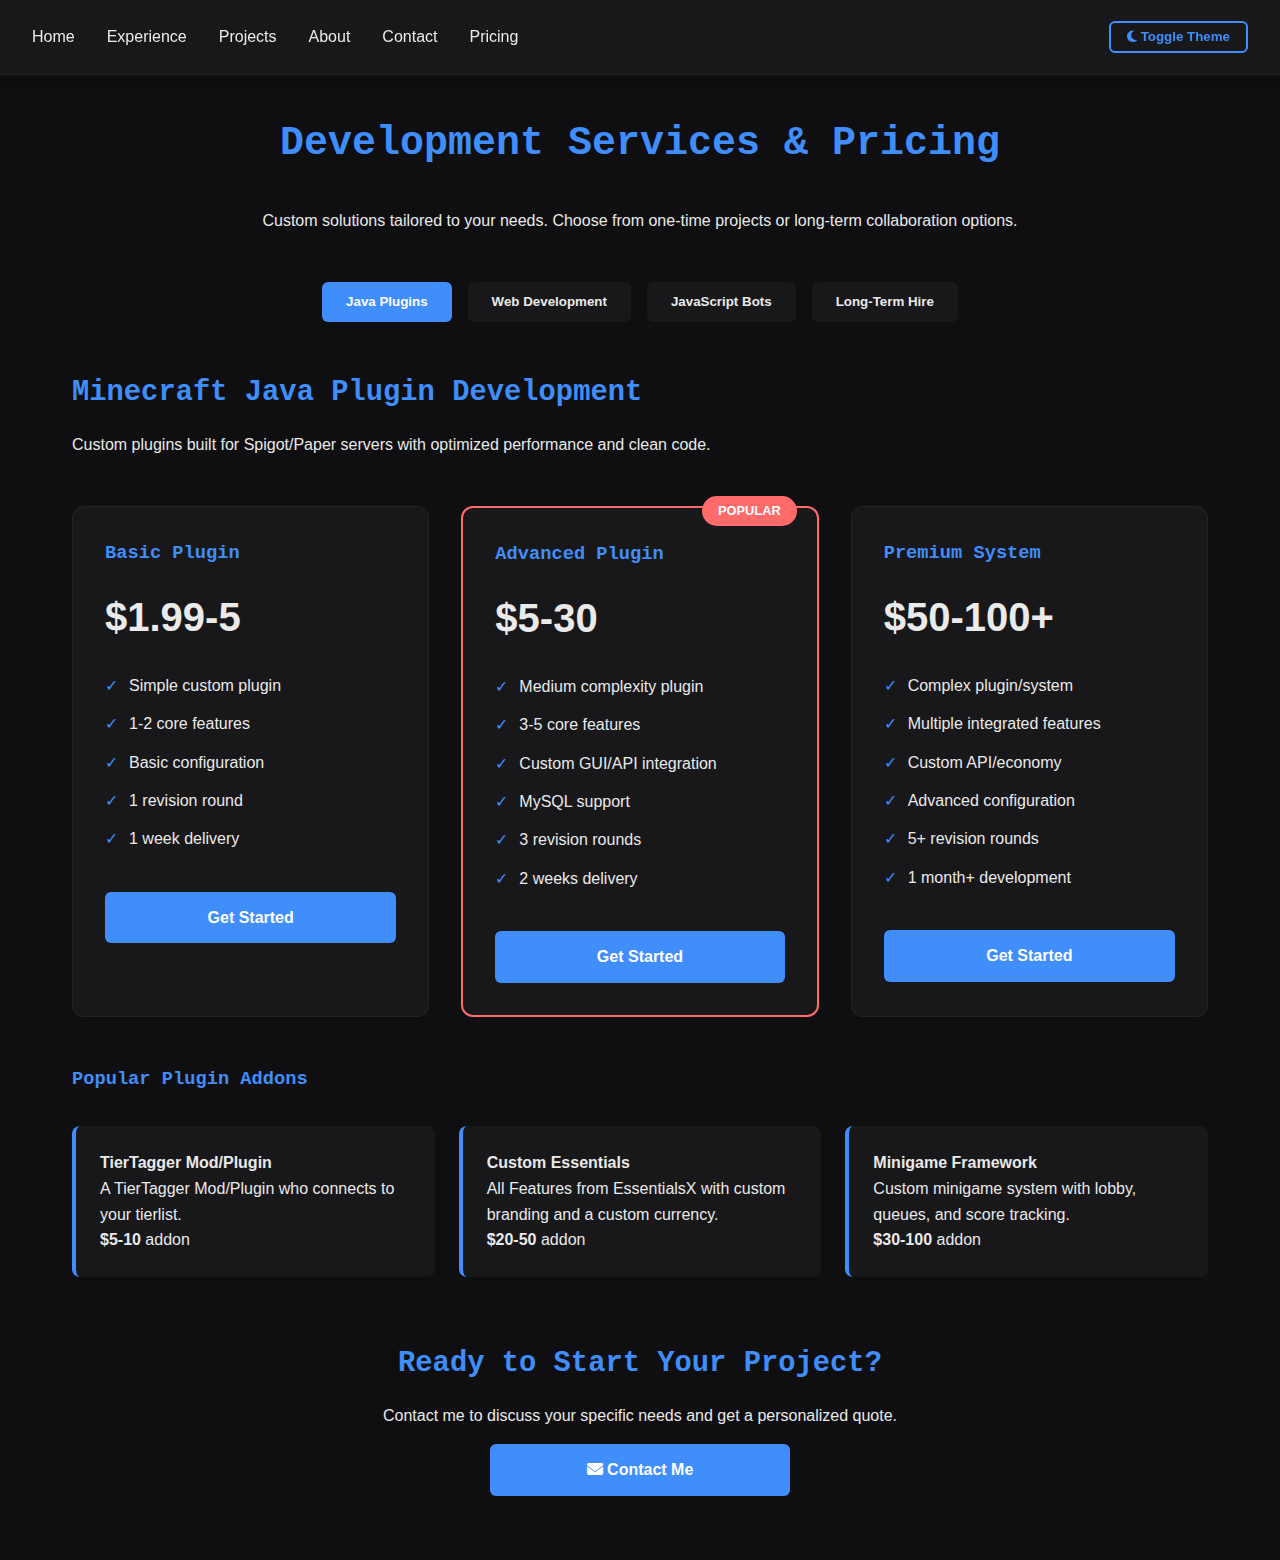
<file: pricing.html>
<!DOCTYPE html>
<html lang="en" data-theme="dark">
<head>
  <meta charset="UTF-8">
  <meta name="viewport" content="width=device-width, initial-scale=1.0">
  <title>Pricing | Bram's Development Services</title>
  <link rel="icon" type="image/png" href="favicon.png">
  <link rel="stylesheet" href="https://cdnjs.cloudflare.com/ajax/libs/font-awesome/6.4.0/css/all.min.css">
  <style>
    :root {
      --bg-dark: #0f0f11;
      --panel-dark: #18181b;
      --text-dark: #eaeaea;
      --bg-light: #ffffff;
      --panel-light: #f5f5f5;
      --text-light: #1f1f1f;
      --accent: #3f8efc;
      --accent-hover: #2d7ae6;
      --popular: #ff6b6b;
    }

    [data-theme="dark"] {
      --bg: var(--bg-dark);
      --panel: var(--panel-dark);
      --text: var(--text-dark);
    }

    [data-theme="light"] {
      --bg: var(--bg-light);
      --panel: var(--panel-light);
      --text: var(--text-light);
    }

    * {
      margin: 0;
      padding: 0;
      box-sizing: border-box;
      scroll-behavior: smooth;
    }

    body {
      background-color: var(--bg);
      color: var(--text);
      font-family: 'Inter', sans-serif;
      line-height: 1.6;
    }

    /* Navigation - matches your main site */
    nav {
      position: fixed;
      width: 100%;
      top: 0;
      background-color: var(--panel);
      padding: 1rem 2rem;
      display: flex;
      justify-content: space-between;
      align-items: center;
      z-index: 999;
      border-bottom: 1px solid rgba(138, 138, 138, 0.1);
      box-shadow: 0 2px 10px rgba(0, 0, 0, 0.1);
    }

    .nav-links {
      display: flex;
      gap: 2rem;
    }

    nav a {
      color: var(--text);
      text-decoration: none;
      font-weight: 500;
      transition: color 0.3s ease;
      position: relative;
      padding: 0.5rem 0;
    }

    nav a::after {
      content: '';
      position: absolute;
      bottom: 0;
      left: 0;
      width: 0;
      height: 2px;
      background-color: var(--accent);
      transition: width 0.3s ease;
    }

    nav a:hover::after {
      width: 100%;
    }

    nav a:hover {
      color: var(--accent);
    }

    .theme-toggle {
      background: none;
      border: 2px solid var(--accent);
      color: var(--accent);
      padding: 0.4rem 1rem;
      border-radius: 6px;
      cursor: pointer;
      font-weight: 600;
      transition: all 0.3s ease;
    }

    .theme-toggle:hover {
      background-color: var(--accent);
      color: white;
    }

    /* Main Content */
    main {
      padding: 7rem 2rem 3rem;
      max-width: 1200px;
      margin: 0 auto;
    }

    h1, h2, h3 {
      font-family: 'JetBrains Mono', monospace;
      font-weight: 700;
      color: var(--accent);
      margin-bottom: 1rem;
    }

    h1 {
      font-size: 2.5rem;
      text-align: center;
      margin-bottom: 2rem;
    }

    h2 {
      font-size: 1.8rem;
      margin-top: 3rem;
    }

    .pricing-intro {
      text-align: center;
      max-width: 800px;
      margin: 0 auto 3rem;
    }

    /* Pricing Tabs */
    .pricing-tabs {
      display: flex;
      justify-content: center;
      margin-bottom: 2rem;
      flex-wrap: wrap;
      gap: 1rem;
    }

    .tab-btn {
      padding: 0.8rem 1.5rem;
      background: var(--panel);
      border: none;
      border-radius: 6px;
      cursor: pointer;
      font-weight: 600;
      transition: all 0.3s ease;
      color: var(--text);
    }

    .tab-btn.active {
      background: var(--accent);
      color: white;
    }

    .tab-content {
      display: none;
    }

    .tab-content.active {
      display: block;
      animation: fadeIn 0.5s ease;
    }

    /* Pricing Cards */
    .pricing-grid {
      display: grid;
      grid-template-columns: repeat(auto-fit, minmax(300px, 1fr));
      gap: 2rem;
      margin: 3rem 0;
    }

    .pricing-card {
      background: var(--panel);
      border-radius: 12px;
      padding: 2rem;
      position: relative;
      transition: transform 0.3s ease, box-shadow 0.3s ease;
      border: 1px solid rgba(138, 138, 138, 0.1);
    }

    .pricing-card:hover {
      transform: translateY(-5px);
      box-shadow: 0 10px 25px rgba(0, 0, 0, 0.2);
    }

    .pricing-card.popular {
      border: 2px solid var(--popular);
    }

    .popular-tag {
      position: absolute;
      top: -12px;
      right: 20px;
      background: var(--popular);
      color: white;
      padding: 0.3rem 1rem;
      border-radius: 20px;
      font-size: 0.8rem;
      font-weight: bold;
    }

    .price {
      font-size: 2.5rem;
      font-weight: bold;
      margin: 1rem 0;
    }

    .price span {
      font-size: 1rem;
      font-weight: normal;
      opacity: 0.8;
    }

    .features-list {
      list-style: none;
      margin: 1.5rem 0;
    }

    .features-list li {
      margin: 0.8rem 0;
      padding-left: 1.5rem;
      position: relative;
    }

    .features-list li:before {
      content: "✓";
      position: absolute;
      left: 0;
      color: var(--accent);
    }

    .btn {
      display: inline-block;
      width: 100%;
      text-align: center;
      background: var(--accent);
      color: white;
      padding: 0.8rem;
      border-radius: 6px;
      text-decoration: none;
      font-weight: 600;
      transition: all 0.3s ease;
      margin-top: 1rem;
    }

    .btn:hover {
      background: var(--accent-hover);
      transform: translateY(-2px);
    }

    /* Custom Addons Section */
    .addons-grid {
      display: grid;
      grid-template-columns: repeat(auto-fit, minmax(250px, 1fr));
      gap: 1.5rem;
      margin: 2rem 0;
    }

    .addon-card {
      background: var(--panel);
      padding: 1.5rem;
      border-radius: 8px;
      border-left: 4px solid var(--accent);
    }

    /* Long-term Hire Section */
    .hire-options {
      display: flex;
      flex-wrap: wrap;
      gap: 2rem;
      margin: 2rem 0;
    }

    .hire-card {
      flex: 1;
      min-width: 250px;
      background: var(--panel);
      padding: 1.5rem;
      border-radius: 8px;
      border-top: 4px solid var(--accent);
    }

    /* Contact Page Styles */
    .contact-container {
      max-width: 800px;
      margin: 0 auto;
      padding: 2rem;
      background: var(--panel);
      border-radius: 12px;
      box-shadow: 0 5px 15px rgba(0, 0, 0, 0.1);
    }

    .contact-methods {
      display: grid;
      grid-template-columns: repeat(auto-fit, minmax(250px, 1fr));
      gap: 1.5rem;
      margin-top: 2rem;
    }

    .contact-card {
      background: var(--bg);
      padding: 1.5rem;
      border-radius: 8px;
      text-align: center;
      transition: transform 0.3s ease;
      border: 1px solid rgba(138, 138, 138, 0.1);
    }

    .contact-card:hover {
      transform: translateY(-5px);
    }

    .contact-card i {
      font-size: 2.5rem;
      color: var(--accent);
      margin-bottom: 1rem;
    }

    .contact-card h3 {
      margin-bottom: 0.5rem;
    }

    .contact-card a {
      color: var(--accent);
      text-decoration: none;
      font-weight: 600;
      word-break: break-all;
    }

    .contact-card a:hover {
      text-decoration: underline;
    }

    /* Mobile Menu */
    .menu-toggle {
      display: none;
      background: none;
      border: none;
      color: var(--text);
      font-size: 1.5rem;
      cursor: pointer;
      padding: 0.5rem;
    }

    .mobile-nav-links {
      display: none;
      position: fixed;
      top: 70px;
      left: 0;
      width: 100%;
      background-color: var(--panel);
      padding: 1rem;
      box-shadow: 0 5px 10px rgba(0, 0, 0, 0.1);
      z-index: 998;
      flex-direction: column;
      gap: 1rem;
    }

    .mobile-nav-links.active {
      display: flex;
    }

    /* Responsive */
    @media (max-width: 768px) {
      nav {
        padding: 1rem;
      }
      
      .nav-links {
        display: none;
      }

      .menu-toggle {
        display: block;
      }
      
      main {
        padding: 6rem 1rem 2rem;
      }
      
      h1 {
        font-size: 2rem;
      }

      .contact-methods {
        grid-template-columns: 1fr;
      }
    }

    @keyframes fadeIn {
      from { opacity: 0; transform: translateY(10px); }
      to { opacity: 1; transform: translateY(0); }
    }
  </style>
</head>
<body>
  <nav>
    <button class="menu-toggle" id="menuToggle">
      <i class="fas fa-bars"></i>
    </button>
    
    <div class="nav-links">
      <a href="https://dev.bramcraft.net/#home">Home</a>
      <a href="https://dev.bramcraft.net/#experience">Experience</a>
      <a href="https://dev.bramcraft.net/#projects">Projects</a>
      <a href="https://dev.bramcraft.net/#about">About</a>
      <a href="https://dev.bramcraft.net/#contact">Contact</a>
      <a href="#pricing">Pricing</a>
    </div>
    
    <div class="mobile-nav-links" id="mobileNavLinks">
      <a href="https://dev.bramcraft.net/#home">Home</a>
      <a href="https://dev.bramcraft.net/#experience">Experience</a>
      <a href="https://dev.bramcraft.net/#projects">Projects</a>
      <a href="https://dev.bramcraft.net//#about">About</a>
      <a href="https://dev.bramcraft.net//#contact">Contact</a>
      <a href="#pricing">Pricing</a>
    </div>
    
    <button class="theme-toggle" onclick="toggleTheme()">
      <i class="fas fa-moon"></i> Toggle Theme
    </button>
  </nav>

  <main>
    <!-- Contact Page Section -->
    <section id="contact" class="contact-container" style="display: none;">
      <h1>Contact Me</h1>
      <p style="text-align: center;">Get in touch for project inquiries, collaborations, or any questions you might have.</p>
      
      <div class="contact-methods">
        <div class="contact-card">
          <i class="fas fa-envelope"></i>
          <h3>Email</h3>
          <p>For professional inquiries and project discussions</p>
          <a href="mailto:bram.wijnen@bramcraft.net">bram.wijnen@bramcraft.net</a>
        </div>
        
        <div class="contact-card">
          <i class="fab fa-discord"></i>
          <h3>Discord</h3>
          <p>Join my server for quick communication</p>
          <a href="https://discord.gg/HjCcfUrzzJ" target="_blank">Discord Server</a>
        </div>
        
        <div class="contact-card">
          <i class="fas fa-phone"></i>
          <h3>Call or Message</h3>
          <p>Available for calls or WhatsApp messages</p>
          <a href="tel:31625590736">+31 6 25590736</a>
        </div>
      </div>
      
      <div style="text-align: center; margin-top: 3rem;">
        <a href="#pricing" class="btn" style="max-width: 300px; margin: 0 auto;">
          <i class="fas fa-arrow-left"></i> Back to Pricing
        </a>
      </div>
    </section>

    <!-- Pricing Page Section -->
    <section id="pricing">
      <h1>Development Services & Pricing</h1>
      <div class="pricing-intro">
        <p>Custom solutions tailored to your needs. Choose from one-time projects or long-term collaboration options.</p>
      </div>

      <div class="pricing-tabs">
        <button class="tab-btn active" data-tab="plugins">Java Plugins</button>
        <button class="tab-btn" data-tab="webdev">Web Development</button>
        <button class="tab-btn" data-tab="bots">JavaScript Bots</button>
        <button class="tab-btn" data-tab="longterm">Long-Term Hire</button>
      </div>

      <!-- Java Plugins Tab -->
      <div id="plugins" class="tab-content active">
        <h2>Minecraft Java Plugin Development</h2>
        <p>Custom plugins built for Spigot/Paper servers with optimized performance and clean code.</p>
        
        <div class="pricing-grid">
          <div class="pricing-card">
            <h3>Basic Plugin</h3>
            <div class="price">$1.99-5</div>
            <ul class="features-list">
              <li>Simple custom plugin</li>
              <li>1-2 core features</li>
              <li>Basic configuration</li>
              <li>1 revision round</li>
              <li>1 week delivery</li>
            </ul>
            <a href="#contact" class="btn get-started-btn">Get Started</a>
          </div>
          
          <div class="pricing-card popular">
            <div class="popular-tag">POPULAR</div>
            <h3>Advanced Plugin</h3>
            <div class="price">$5-30</div>
            <ul class="features-list">
              <li>Medium complexity plugin</li>
              <li>3-5 core features</li>
              <li>Custom GUI/API integration</li>
              <li>MySQL support</li>
              <li>3 revision rounds</li>
              <li>2 weeks delivery</li>
            </ul>
            <a href="#contact" class="btn get-started-btn">Get Started</a>
          </div>
          
          <div class="pricing-card">
            <h3>Premium System</h3>
            <div class="price">$50-100+</div>
            <ul class="features-list">
              <li>Complex plugin/system</li>
              <li>Multiple integrated features</li>
              <li>Custom API/economy</li>
              <li>Advanced configuration</li>
              <li>5+ revision rounds</li>
              <li>1 month+ development</li>
            </ul>
            <a href="#contact" class="btn get-started-btn">Get Started</a>
          </div>
        </div>
        
        <h3>Popular Plugin Addons</h3>
        <div class="addons-grid">
          <div class="addon-card">
            <h4>TierTagger Mod/Plugin</h4>
            <p>A TierTagger Mod/Plugin who connects to your tierlist.</p>
            <p><strong>$5-10</strong> addon</p>
          </div>
          <div class="addon-card">
            <h4>Custom Essentials</h4>
            <p>All Features from EssentialsX with custom branding and a custom currency.</p>
            <p><strong>$20-50</strong> addon</p>
          </div>
          <div class="addon-card">
            <h4>Minigame Framework</h4>
            <p>Custom minigame system with lobby, queues, and score tracking.</p>
            <p><strong>$30-100</strong> addon</p>
          </div>
        </div>
      </div>

      <!-- Web Development Tab -->
      <div id="webdev" class="tab-content">
        <h2>Website Development</h2>
        <p>Custom websites for Minecraft servers or personal/professional use.</p>
        
        <div class="pricing-grid">
          <div class="pricing-card">
            <h3>Basic Website</h3>
            <div class="price">$15-50</div>
            <ul class="features-list">
              <li>1-3 page static site</li>
              <li>Responsive design</li>
              <li>Basic styling</li>
              <li>1 revision round</li>
              <li>1 week delivery</li>
            </ul>
            <a href="#contact" class="btn get-started-btn">Get Started</a>
          </div>
          
          <div class="pricing-card popular">
            <div class="popular-tag">POPULAR</div>
            <h3>Dynamic Site</h3>
            <div class="price">$50-100</div>
            <ul class="features-list">
              <li>5-10 page dynamic site</li>
              <li>Custom design</li>
              <li>User accounts</li>
              <li>Database integration</li>
              <li>3 revision rounds</li>
              <li>2-3 weeks delivery</li>
            </ul>
            <a href="#contact" class="btn get-started-btn">Get Started</a>
          </div>
          
          <div class="pricing-card">
            <h3>Full Web App</h3>
            <div class="price">$100-200+</div>
            <ul class="features-list">
              <li>Complex web application</li>
              <li>Custom backend</li>
              <li>API integration</li>
              <li>Payment systems</li>
              <li>5+ revision rounds</li>
              <li>1 month+ development</li>
            </ul>
            <a href="#contact" class="btn get-started-btn">Get Started</a>
          </div>
        </div>
        
        <h3>Web Addons</h3>
        <div class="addons-grid">
          <div class="addon-card">
            <h4>Server Status</h4>
            <p>A discord bot who tracks your website status.</p>
            <p><strong>$15-100</strong> addon</p>
          </div>
          <div class="addon-card">
            <h4>Store Integration</h4>
            <p>Integrated Tebex/Buycraft store with custom design.</p>
            <p><strong>$75-200</strong> addon</p>
          </div>
          <div class="addon-card">
            <h4>Staff/Dev Portfolio</h4>
            <p>A portfolio to show your experience.</p>
            <p><strong>$5-50</strong> addon</p>
          </div>
        </div>
      </div>

      <!-- JavaScript Bots Tab -->
      <div id="bots" class="tab-content">
        <h2>Discord/JavaScript Bots</h2>
        <p>Custom Discord bots for server management, games, and utilities.</p>
        
        <div class="pricing-grid">
          <div class="pricing-card">
            <h3>Basic Bot</h3>
            <div class="price">$5-15</div>
            <ul class="features-list">
              <li>Simple commands</li>
              <li>Basic moderation</li>
              <li>1-2 features</li>
              <li>1 revision round</li>
              <li>1 week delivery</li>
            </ul>
            <a href="#contact" class="btn get-started-btn">Get Started</a>
          </div>
          
          <div class="pricing-card popular">
            <div class="popular-tag">POPULAR</div>
            <h3>Advanced Bot</h3>
            <div class="price">$150-400</div>
            <ul class="features-list">
              <li>Custom commands</li>
              <li>Database integration</li>
              <li>Free Support</li>
              <li>3-5 features</li>
              <li>3 revision rounds</li>
              <li>2 weeks delivery</li>
            </ul>
            <a href="#contact" class="btn get-started-btn">Get Started</a>
          </div>
          
          <div class="pricing-card">
            <h3>Premium Bot System</h3>
            <div class="price">$15-150+</div>
            <ul class="features-list">
              <li>Complex bot system</li>
              <li>Multiple integrations</li>
              <li>Custom API</li>
              <li>User accounts</li>
              <li>5+ features</li>
              <li>1 month+ development</li>
            </ul>
            <a href="#contact" class="btn get-started-btn">Get Started</a>
          </div>
        </div>
      </div>

      <!-- Long-Term Hire Tab -->
      <div id="longterm" class="tab-content">
        <h2>Long-Term Hire Options</h2>
        <p>Ongoing development and maintenance for your projects.</p>
        
        <div class="hire-options">
          <div class="hire-card">
            <h3>Part-Time</h3>
            <div class="price">$25-250/month</div>
            <ul class="features-list">
              <li>10-15 hours/week</li>
              <li>Ongoing maintenance</li>
              <li>Feature updates</li>
              <li>Priority support</li>
              <li>Daily updates</li>
            </ul>
            <a href="#contact" class="btn get-started-btn">Inquire Now</a>
          </div>
          
          <div class="hire-card">
            <h3>Hourly</h3>
            <div class="price">$5-50/hour</div>
            <ul class="features-list">
              <li>Full Hours</li>
              <li>Dedicated developer</li>
              <li>Full project management</li>
              <li>Maintenance management</li>
              <li>Daily updates</li>
            </ul>
            <a href="#contact" class="btn get-started-btn">Inquire Now</a>
          </div>
        </div>
        
        <h3>What's Included:</h3>
        <ul class="features-list">
          <li>Custom development based on your needs</li>
          <li>Regular updates and new features</li>
          <li>Bug fixes and troubleshooting</li>
          <li>Performance optimization</li>
          <li>Technical consulting</li>
        </ul>
      </div>

      <div style="text-align: center; margin-top: 4rem;">
        <h2>Ready to Start Your Project?</h2>
        <p>Contact me to discuss your specific needs and get a personalized quote.</p>
        <a href="#contact" class="btn" style="max-width: 300px; margin: 1rem auto;">
          <i class="fas fa-envelope"></i> Contact Me
        </a>
      </div>
    </section>
  </main>

  <script>
    // Theme toggle to match your main site
    function toggleTheme() {
      const html = document.documentElement;
      const current = html.getAttribute('data-theme');
      const newTheme = current === 'dark' ? 'light' : 'dark';
      html.setAttribute('data-theme', newTheme);
      
      const icon = document.querySelector('.theme-toggle i');
      if (newTheme === 'dark') {
        icon.classList.remove('fa-sun');
        icon.classList.add('fa-moon');
      } else {
        icon.classList.remove('fa-moon');
        icon.classList.add('fa-sun');
      }
    }

    // Tab switching functionality
    document.querySelectorAll('.tab-btn').forEach(btn => {
      btn.addEventListener('click', () => {
        // Remove active from all buttons and tabs
        document.querySelectorAll('.tab-btn').forEach(b => b.classList.remove('active'));
        document.querySelectorAll('.tab-content').forEach(t => t.classList.remove('active'));
        
        // Add active to clicked button and corresponding tab
        btn.classList.add('active');
        const tabId = btn.getAttribute('data-tab');
        document.getElementById(tabId).classList.add('active');
      });
    });

    // Page switching functionality
    function showPage(pageId) {
      document.querySelectorAll('section').forEach(section => {
        section.style.display = 'none';
      });
      document.getElementById(pageId).style.display = 'block';
      
      // Scroll to top
      window.scrollTo({ top: 0, behavior: 'smooth' });
    }

    // Handle hash changes
    window.addEventListener('load', function() {
      const hash = window.location.hash;
      if (hash === '#contact') {
        showPage('contact');
      } else {
        showPage('pricing');
      }
    });

    window.addEventListener('hashchange', function() {
      const hash = window.location.hash;
      if (hash === '#contact') {
        showPage('contact');
      } else {
        showPage('pricing');
      }
    });

    // Make all "Get Started" buttons go to contact page
    document.querySelectorAll('.get-started-btn').forEach(btn => {
      btn.addEventListener('click', function(e) {
        e.preventDefault();
        window.location.hash = 'contact';
        showPage('contact');
      });
    });

    // Mobile menu toggle
    const menuToggle = document.getElementById('menuToggle');
    const mobileNavLinks = document.getElementById('mobileNavLinks');

    menuToggle.addEventListener('click', function() {
      mobileNavLinks.classList.toggle('active');
    });

    // Close mobile menu when clicking a link
    mobileNavLinks.querySelectorAll('a').forEach(link => {
      link.addEventListener('click', function() {
        mobileNavLinks.classList.remove('active');
      });
    });

    // Initialize page
    document.addEventListener('DOMContentLoaded', function() {
      const hash = window.location.hash;
      if (hash === '#contact') {
        showPage('contact');
      } else {
        showPage('pricing');
      }
    });
  </script>
</body>
</html>
</file>
